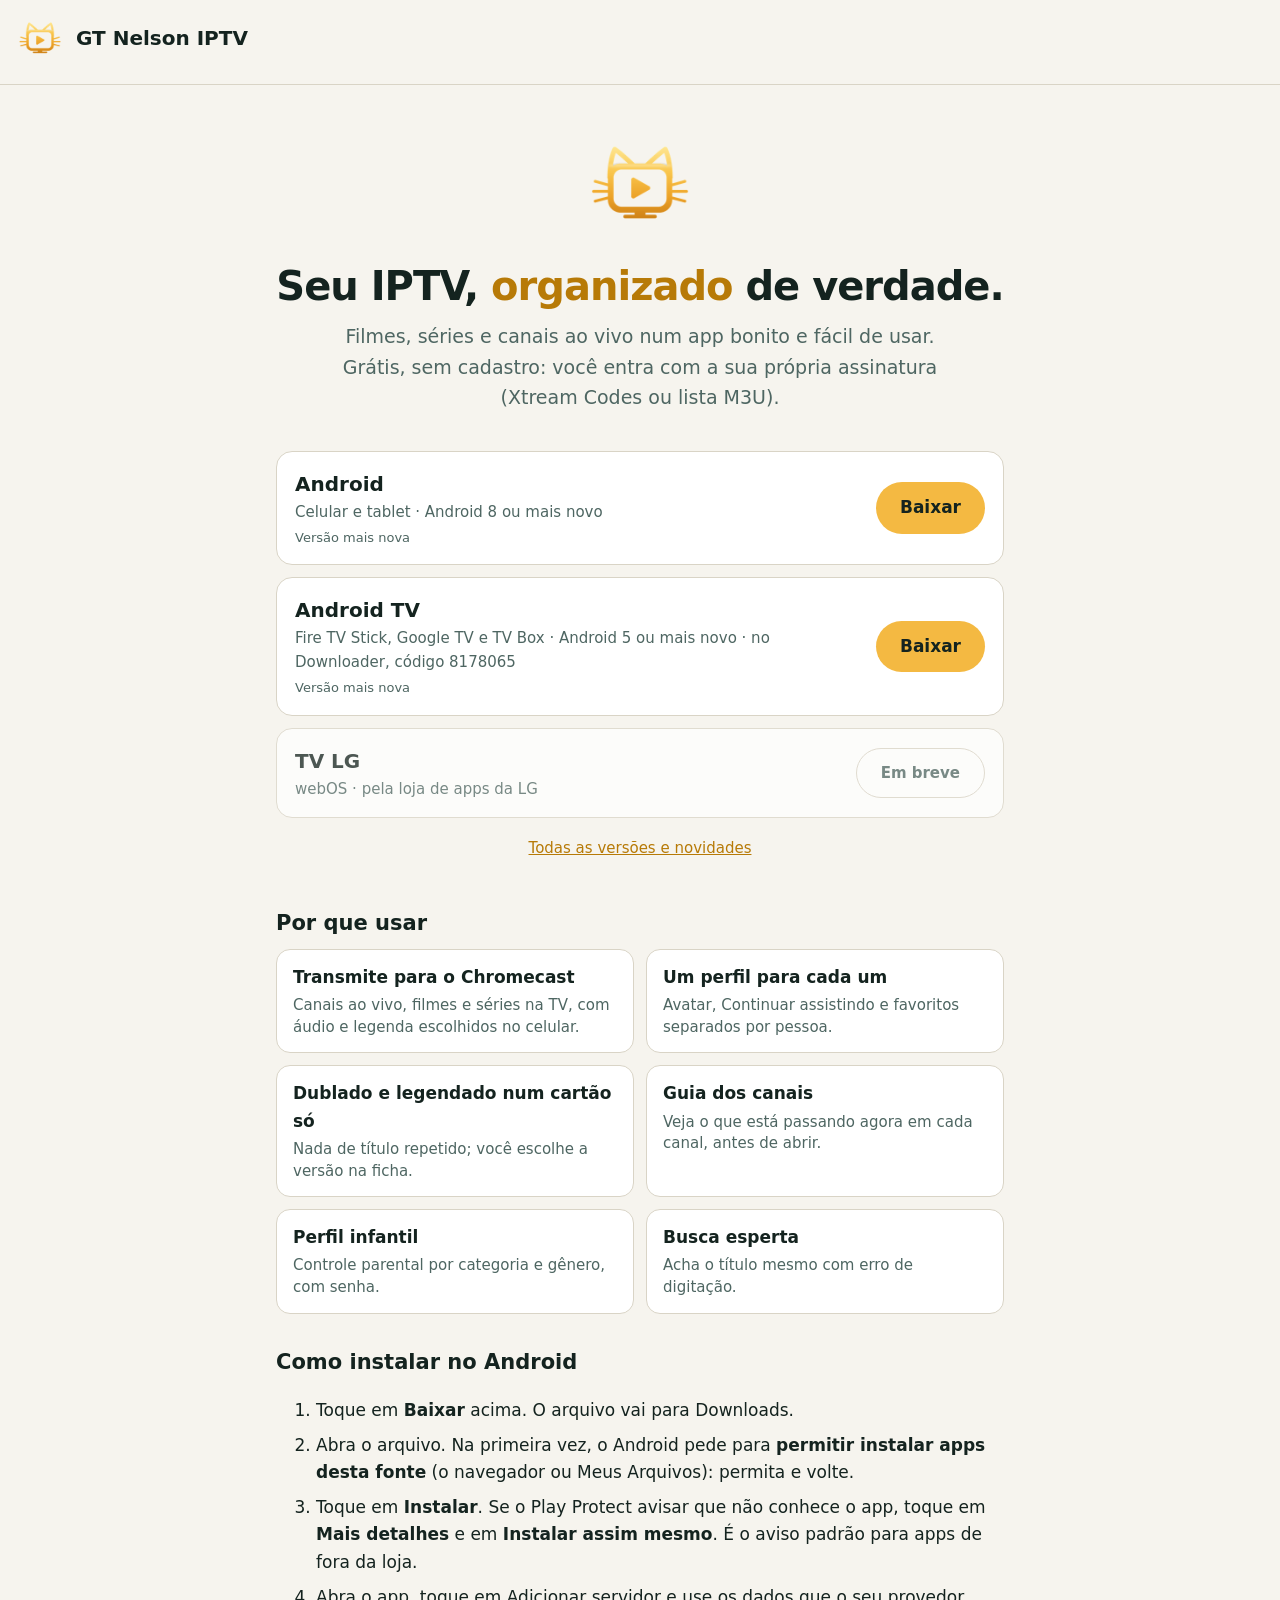
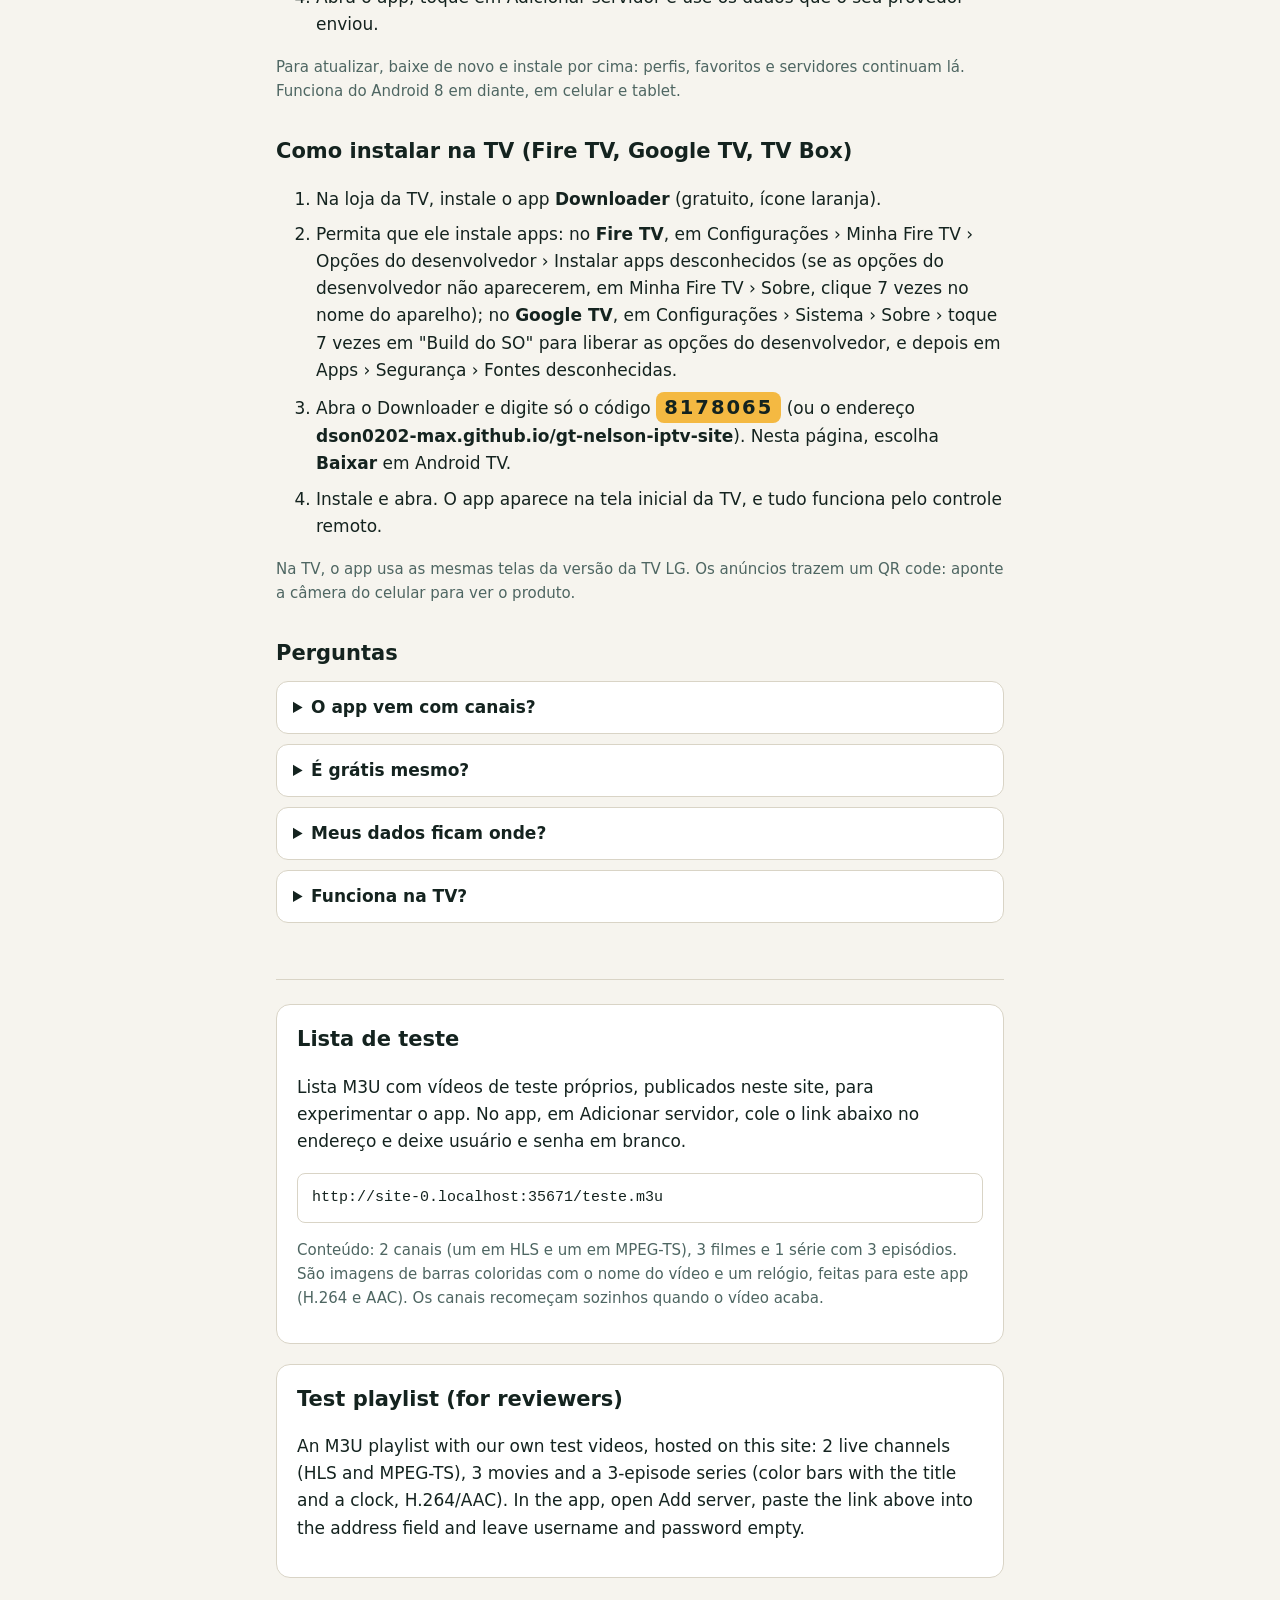
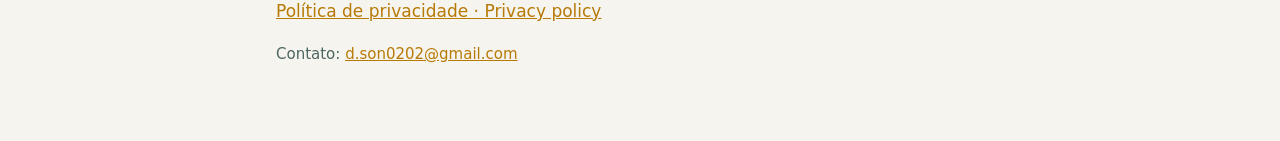
<file: index.html>
<!doctype html>
<html lang="pt-BR">
<head>
<meta charset="utf-8">
<meta name="viewport" content="width=device-width, initial-scale=1">
<title>GT Nelson IPTV · Baixar</title>
<meta name="description" content="Player de IPTV grátis para Android: filmes, séries e canais ao vivo organizados, com perfis e transmissão para o Chromecast. Use a sua própria assinatura.">
<!-- prévia do link no WhatsApp e redes -->
<meta property="og:title" content="GT Nelson IPTV">
<meta property="og:description" content="Seu IPTV organizado de verdade. Grátis, para Android. Transmite para o Chromecast.">
<meta property="og:image" content="https://dson0202-max.github.io/gt-nelson-iptv-site/divulgacao-1.png">
<meta property="og:url" content="https://dson0202-max.github.io/gt-nelson-iptv-site/">
<meta property="og:type" content="website">
<link rel="icon" href="logo.png">
<link rel="stylesheet" href="estilo.css?v=180c569d">
</head>
<body>
<header class="topo"><a href="./"><img src="logo.png" alt="" width="48" height="48"><span>GT Nelson IPTV</span></a></header>
<main>

<section class="hero">
  <img src="logo.png" alt="" width="112" height="112">
  <h1>Seu IPTV, <em>organizado</em> de verdade.</h1>
  <p class="lead">Filmes, séries e canais ao vivo num app bonito e fácil de usar. Grátis, sem cadastro: você entra com a sua própria assinatura (Xtream Codes ou lista M3U).</p>
</section>

<!-- Plataformas: a lista fica no script lá embaixo (PLATAFORMAS). Para lançar uma nova, basta mudar emBreve para false. -->
<section id="plataformas" class="plats"></section>

<h2>Por que usar</h2>
<div class="grade">
  <div class="item"><b>Transmite para o Chromecast</b><span>Canais ao vivo, filmes e séries na TV, com áudio e legenda escolhidos no celular.</span></div>
  <div class="item"><b>Um perfil para cada um</b><span>Avatar, Continuar assistindo e favoritos separados por pessoa.</span></div>
  <div class="item"><b>Dublado e legendado num cartão só</b><span>Nada de título repetido; você escolhe a versão na ficha.</span></div>
  <div class="item"><b>Guia dos canais</b><span>Veja o que está passando agora em cada canal, antes de abrir.</span></div>
  <div class="item"><b>Perfil infantil</b><span>Controle parental por categoria e gênero, com senha.</span></div>
  <div class="item"><b>Busca esperta</b><span>Acha o título mesmo com erro de digitação.</span></div>
</div>

<!-- anúncio de afiliado (produto neutro), da mesma lista do app; some sozinho se a lista não vier -->
<a id="anuncio" class="anuncio" hidden target="_blank" rel="sponsored noopener"></a>

<h2 id="instalar">Como instalar no Android</h2>
<ol class="passos">
  <li>Toque em <b>Baixar</b> acima. O arquivo vai para Downloads.</li>
  <li>Abra o arquivo. Na primeira vez, o Android pede para <b>permitir instalar apps desta fonte</b> (o navegador ou Meus Arquivos): permita e volte.</li>
  <li>Toque em <b>Instalar</b>. Se o Play Protect avisar que não conhece o app, toque em <b>Mais detalhes</b> e em <b>Instalar assim mesmo</b>. É o aviso padrão para apps de fora da loja.</li>
  <li>Abra o app, toque em Adicionar servidor e use os dados que o seu provedor enviou.</li>
</ol>
<p class="muted">Para atualizar, baixe de novo e instale por cima: perfis, favoritos e servidores continuam lá. Funciona do Android 8 em diante, em celular e tablet.</p>

<h2 id="instalar-tv">Como instalar na TV (Fire TV, Google TV, TV Box)</h2>
<ol class="passos">
  <li>Na loja da TV, instale o app <b>Downloader</b> (gratuito, ícone laranja).</li>
  <li>Permita que ele instale apps: no <b>Fire TV</b>, em Configurações › Minha Fire TV › Opções do desenvolvedor › Instalar apps desconhecidos (se as opções do desenvolvedor não aparecerem, em Minha Fire TV › Sobre, clique 7 vezes no nome do aparelho); no <b>Google TV</b>, em Configurações › Sistema › Sobre › toque 7 vezes em "Build do SO" para liberar as opções do desenvolvedor, e depois em Apps › Segurança › Fontes desconhecidas.</li>
  <li>Abra o Downloader e digite só o código <b class="codigo">8178065</b> (ou o endereço <b>dson0202-max.github.io/gt-nelson-iptv-site</b>). Nesta página, escolha <b>Baixar</b> em Android TV.</li>
  <li>Instale e abra. O app aparece na tela inicial da TV, e tudo funciona pelo controle remoto.</li>
</ol>
<p class="muted">Na TV, o app usa as mesmas telas da versão da TV LG. Os anúncios trazem um QR code: aponte a câmera do celular para ver o produto.</p>

<h2>Perguntas</h2>
<details><summary>O app vem com canais?</summary><p>Não. O GT Nelson IPTV é só o player: ele não fornece, hospeda nem vende canais, filmes ou séries. Ele toca o que você cadastrar, com a assinatura que você já tem.</p></details>
<details><summary>É grátis mesmo?</summary><p>Sim. No celular e na Android TV, o app mostra de vez em quando a sugestão de um produto da Shopee, na pausa e entre episódios, marcada como "Anúncio · link de afiliado". Perfis infantis não veem anúncios, e nada aparece no ao vivo nem transmitindo.</p></details>
<details><summary>Meus dados ficam onde?</summary><p>No seu aparelho. O app não cria conta e não envia usuário nem senha para ninguém além do seu próprio servidor. Veja a <a href="privacidade.html">política de privacidade</a>.</p></details>
<details><summary>Funciona na TV?</summary><p>Sim: na Android TV (Fire TV Stick, Google TV e TV Box) pelo app de TV, e em qualquer TV com Chromecast, transmitindo do celular. A versão para TV LG está em análise na loja da LG.</p></details>

<hr>

<div class="cartao">
<h2 style="margin-top:0">Lista de teste</h2>
<p>Lista M3U com vídeos de teste próprios, publicados neste site, para experimentar o app. No app, em Adicionar servidor, cole o link abaixo no endereço e deixe usuário e senha em branco.</p>
<span class="link" id="lista"></span>
<p class="muted">Conteúdo: 2 canais (um em HLS e um em MPEG-TS), 3 filmes e 1 série com 3 episódios. São imagens de barras coloridas com o nome do vídeo e um relógio, feitas para este app (H.264 e AAC). Os canais recomeçam sozinhos quando o vídeo acaba.</p>
</div>

<div class="cartao" lang="en">
<h2 style="margin-top:0">Test playlist (for reviewers)</h2>
<p>An M3U playlist with our own test videos, hosted on this site: 2 live channels (HLS and MPEG-TS), 3 movies and a 3-episode series (color bars with the title and a clock, H.264/AAC). In the app, open Add server, paste the link above into the address field and leave username and password empty.</p>
</div>

<p><a href="privacidade.html">Política de privacidade · Privacy policy</a></p>
<p class="muted">Contato: <a href="mailto:d.son0202@gmail.com">d.son0202@gmail.com</a></p>
</main>
<script>
  // mostra o endereço completo da lista a partir de onde a página está publicada
  document.getElementById('lista').textContent = new URL('teste.m3u', location.href).href;

  // Downloads: os arquivos ficam nos Releases deste repositório. Cada plataforma tem um prefixo de versão
  // (android-v1.1.3, androidtv-v1.0.0...), e a página mostra a versão mais nova de cada uma.
  // 25/11/2026: o Baixar não depende mais da API do GitHub (que pode falhar ou demorar, e aí o botão levava para a
  // página de versões do GitHub). Cada plataforma tem um Release fixo (android-atual, androidtv-atual, marcado como
  // pré-lançamento para o app e a página não o contarem como versão) com o APK mais novo sempre com o mesmo nome:
  // o link é sempre o mesmo e baixa direto. A API só completa a versão, a data e o tamanho.
  var REPO = 'dson0202-max/gt-nelson-iptv-site';
  var PLATAFORMAS = [
    { id: 'android', nome: 'Android', sub: 'Celular e tablet · Android 8 ou mais novo', prefixo: 'android-v', ext: '.apk', emBreve: false, fixo: 'gtnelson-iptv-android.apk' },
    { id: 'androidtv', nome: 'Android TV', sub: 'Fire TV Stick, Google TV e TV Box · Android 5 ou mais novo · no Downloader, código 8178065', prefixo: 'androidtv-v', ext: '.apk', emBreve: false, como: '#instalar-tv', fixo: 'gtnelson-iptv-androidtv.apk' },
    { id: 'lg', nome: 'TV LG', sub: 'webOS · pela loja de apps da LG', loja: '', emBreve: true }
  ];
  var TODAS = 'https://github.com/' + REPO + '/releases';

  function esc(t) { return String(t).replace(/[&<>"]/g, function (c) { return { '&': '&amp;', '<': '&lt;', '>': '&gt;', '"': '&quot;' }[c]; }); }
  function data(d) { try { return new Date(d).toLocaleDateString('pt-BR', { day: 'numeric', month: 'short', year: 'numeric' }); } catch (e) { return ''; } }
  function mb(b) { return (b / 1048576).toFixed(1).replace('.', ',') + ' MB'; }

  function desenha(rels) {
    var h = '';
    PLATAFORMAS.forEach(function (p) {
      var bt, info = '';
      if (p.emBreve) {
        bt = '<span class="bt off">Em breve</span>';
      } else if (p.loja) {
        bt = '<a class="bt" href="' + esc(p.loja) + '">Abrir na loja</a>';
      } else {
        var r = null, a = null;
        (rels || []).some(function (x) {
          if (x.draft || x.prerelease || x.tag_name.indexOf(p.prefixo) !== 0) return false;
          a = (x.assets || []).filter(function (y) { return y.name.slice(-p.ext.length) === p.ext; })[0];
          if (a) { r = x; return true; } return false;
        });
        var fixo = p.fixo ? 'https://github.com/' + REPO + '/releases/download/' + p.id + '-atual/' + p.fixo : '';
        if (r) {
          bt = '<a class="bt" href="' + esc(fixo || a.browser_download_url) + '">Baixar</a>';
          info = 'Versão ' + esc(r.tag_name.slice(p.prefixo.length)) + ' · ' + data(r.published_at) + ' · ' + mb(a.size);
        } else if (fixo && !rels) {
          // ainda sem a resposta da API (ou ela falhou): o link fixo baixa a versão mais nova do mesmo jeito
          bt = '<a class="bt" href="' + esc(fixo) + '">Baixar</a>';
          info = 'Versão mais nova';
        } else if (rels) {
          // a lista de versões veio e não tem esta plataforma ainda
          bt = '<span class="bt off">Em preparação</span>';
        } else {
          // sem acesso ao GitHub agora: leva para a lista de versões
          bt = '<a class="bt" href="' + TODAS + '">Baixar</a>';
          info = 'Escolha o arquivo .apk mais recente';
        }
        if (r && p.como) info += ' · <a href="' + p.como + '">como instalar</a>';
      }
      h += '<div class="plat' + (p.emBreve ? ' breve' : '') + '"><div><b>' + esc(p.nome) + '</b><span>' + esc(p.sub) + '</span>' +
        (info ? '<small>' + info + '</small>' : '') + '</div>' + bt + '</div>';
    });
    h += '<p class="muted outras"><a href="' + TODAS + '">Todas as versões e novidades</a></p>';
    document.getElementById('plataformas').innerHTML = h;
  }
  desenha(null);

  // Anúncio: um produto neutro sorteado da lista do servidor de anúncios (a mesma do app). Usa links.site
  // (sub-ID "site" no relatório da Shopee) e, enquanto o servidor não manda esse link, o da pausa.
  // Sem lista, lista de teste ou imagem quebrada: não mostra nada.
  var ADS = 'https://gtnelson-ads.gtnelson.workers.dev/v1/lista';
  function reais(v) { var c = Math.round(v * 100), i = String(Math.floor(c / 100)), d = String(c % 100); return 'R$ ' + i.replace(/\B(?=(\d{3})+(?!\d))/g, '.') + ',' + (d.length < 2 ? '0' + d : d); }
  function vendidos(n) { if (n >= 1e6) return String(Math.floor(n / 1e5) / 10).replace('.', ',') + ' mi+'; if (n >= 1000) return Math.floor(n / 1000) + ' mil+'; if (n >= 100) return Math.floor(n / 100) * 100 + '+'; return String(n); }
  function num(x) { return typeof x === 'number' && isFinite(x) ? x : null; }
  function linkDe(s) { var l = s.links && (s.links.site || s.links.pausa); return /^https:\/\/([a-z0-9-]+\.)*shopee\.com\.br\//.test(l || '') ? l : ''; }
  var y = new XMLHttpRequest();
  y.open('GET', ADS, true);
  y.onload = function () {
    try {
      if (y.status !== 200) return;
      var j = JSON.parse(y.responseText);
      if (j.teste) return;
      var ok = (j.slots || []).filter(function (s) { return s && s.publico === 'neutro' && s.nome && /^https:\/\//.test(s.imagem || '') && linkDe(s); });
      if (!ok.length) return;
      var s = ok[Math.floor(Math.random() * ok.length)], preco = num(s.preco), desc = num(s.desconto), vend = num(s.vendidos), nota = num(s.nota), pr = '', mt = [];
      if (preco != null && preco > 0) pr = '<span class="pr">a partir de <em>' + reais(preco) + '</em>' + (desc != null && desc >= 1 ? '<i>-' + Math.round(desc) + '%</i>' : '') + '</span>';
      if (nota != null && nota > 0) mt.push('★ ' + (Math.round(nota * 10) / 10).toFixed(1).replace('.', ','));
      if (vend != null && vend > 0) mt.push(vendidos(Math.floor(vend)) + ' vendidos');
      var a = document.getElementById('anuncio');
      a.href = linkDe(s);
      a.innerHTML = '<span class="im"><img alt="" width="116" height="116" src="' + esc(s.imagem) + '"></span><span class="tx"><small>Anúncio · link de afiliado</small><b>' + esc(s.nome) + '</b>' + pr +
        (mt.length ? '<span class="mt">' + esc(mt.join(' · ')) + '</span>' : '') + '<span class="ir">Ver na ' + esc(s.loja || 'Shopee') + ' ›</span></span>';
      var im = a.querySelector('img');
      im.onload = function () { a.hidden = false; };
      im.onerror = function () { a.hidden = true; };
    } catch (e) {}
  };
  y.send();
  var x = new XMLHttpRequest();
  x.open('GET', 'https://api.github.com/repos/' + REPO + '/releases?per_page=50', true);
  x.onload = function () { try { if (x.status === 200) desenha(JSON.parse(x.responseText)); } catch (e) {} };
  x.send();
</script>
</body>
</html>
</file>
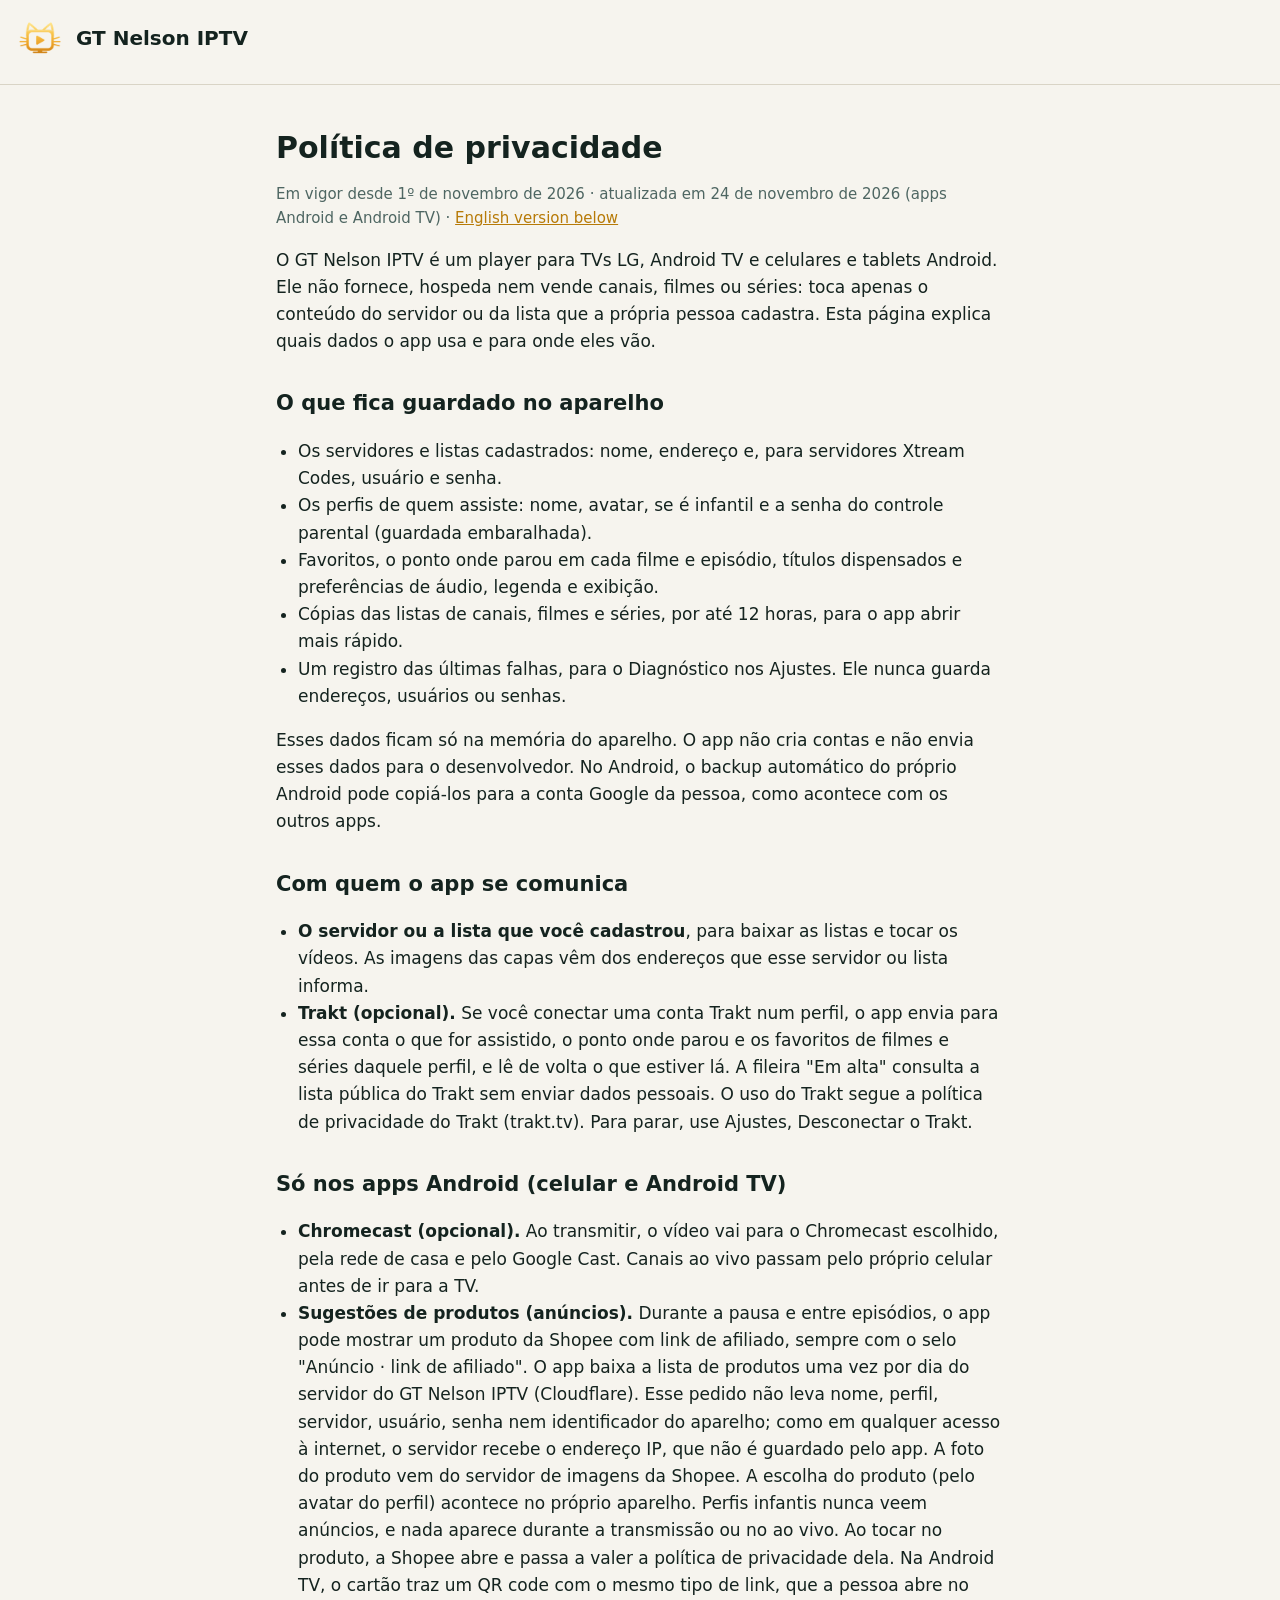
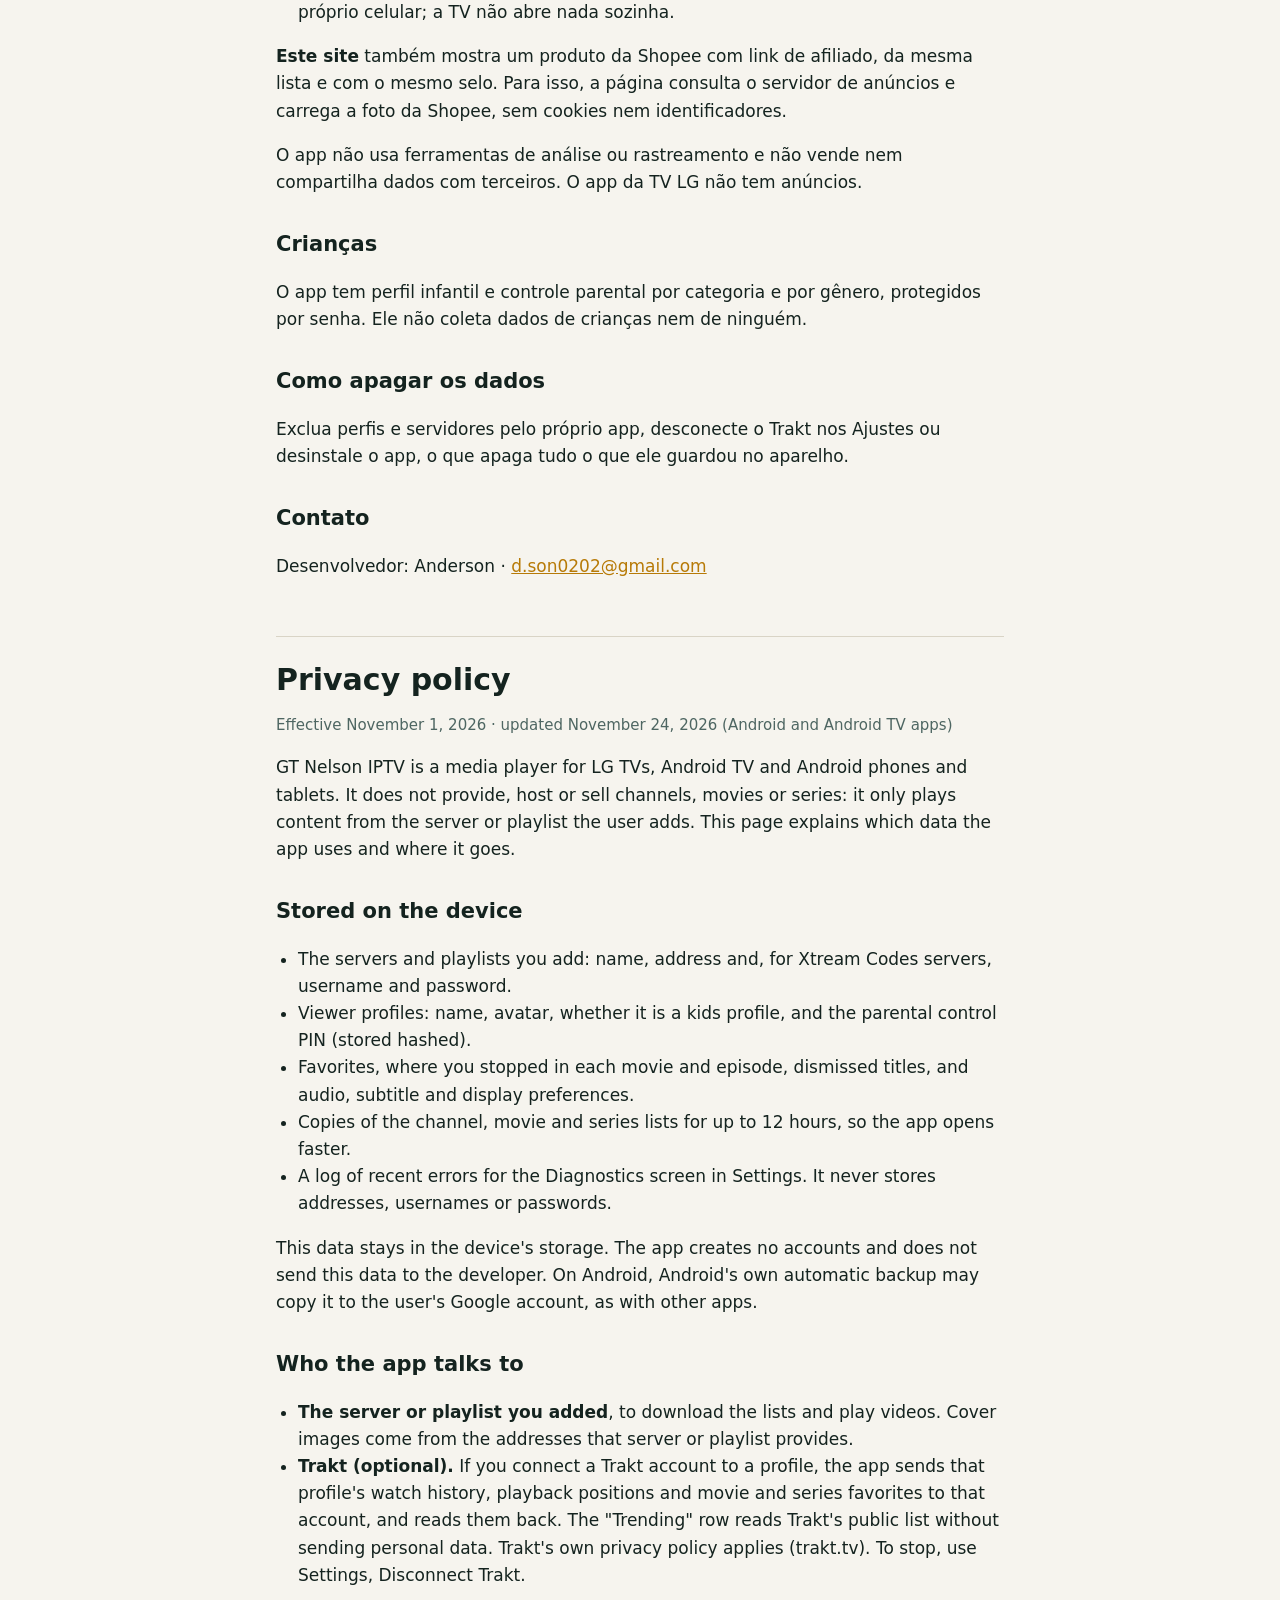
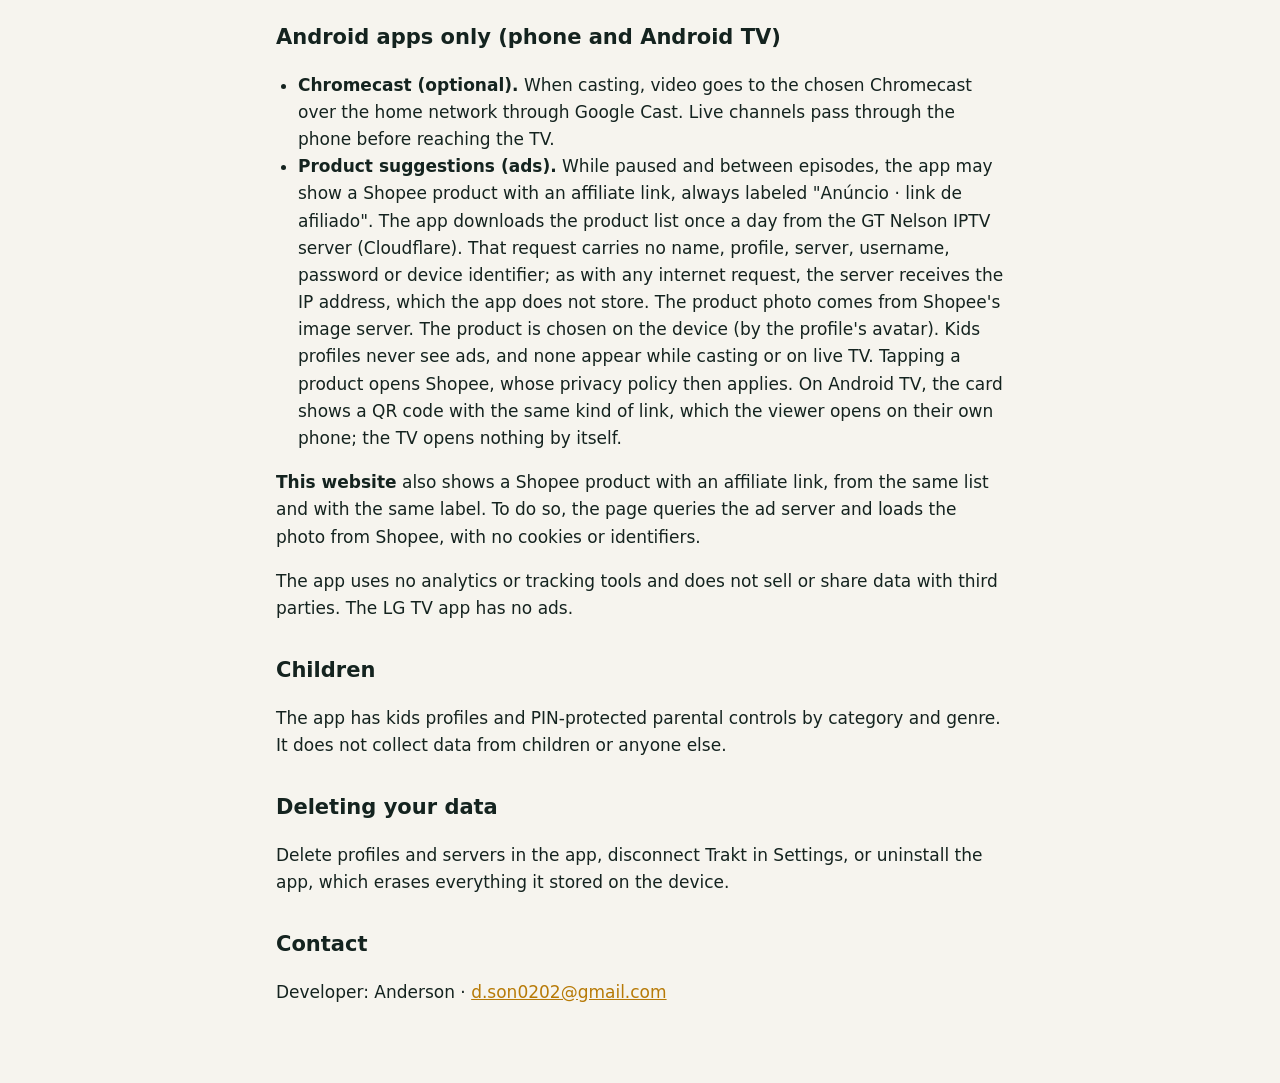
<file: privacidade.html>
<!doctype html>
<html lang="pt-BR">
<head>
<meta charset="utf-8">
<meta name="viewport" content="width=device-width, initial-scale=1">
<title>Política de privacidade · GT Nelson IPTV</title>
<link rel="stylesheet" href="estilo.css?v=180c569d">
</head>
<body>
<header class="topo"><a href="./"><img src="logo.png" alt="" width="48" height="48"><span>GT Nelson IPTV</span></a></header>
<main>
<h1>Política de privacidade</h1>
<p class="data">Em vigor desde 1º de novembro de 2026 · atualizada em 24 de novembro de 2026 (apps Android e Android TV) · <a href="#en">English version below</a></p>

<p>O GT Nelson IPTV é um player para TVs LG, Android TV e celulares e tablets Android. Ele não fornece, hospeda nem vende canais, filmes ou séries: toca apenas o conteúdo do servidor ou da lista que a própria pessoa cadastra. Esta página explica quais dados o app usa e para onde eles vão.</p>

<h2>O que fica guardado no aparelho</h2>
<ul>
<li>Os servidores e listas cadastrados: nome, endereço e, para servidores Xtream Codes, usuário e senha.</li>
<li>Os perfis de quem assiste: nome, avatar, se é infantil e a senha do controle parental (guardada embaralhada).</li>
<li>Favoritos, o ponto onde parou em cada filme e episódio, títulos dispensados e preferências de áudio, legenda e exibição.</li>
<li>Cópias das listas de canais, filmes e séries, por até 12 horas, para o app abrir mais rápido.</li>
<li>Um registro das últimas falhas, para o Diagnóstico nos Ajustes. Ele nunca guarda endereços, usuários ou senhas.</li>
</ul>
<p>Esses dados ficam só na memória do aparelho. O app não cria contas e não envia esses dados para o desenvolvedor. No Android, o backup automático do próprio Android pode copiá-los para a conta Google da pessoa, como acontece com os outros apps.</p>

<h2>Com quem o app se comunica</h2>
<ul>
<li><strong>O servidor ou a lista que você cadastrou</strong>, para baixar as listas e tocar os vídeos. As imagens das capas vêm dos endereços que esse servidor ou lista informa.</li>
<li><strong>Trakt (opcional).</strong> Se você conectar uma conta Trakt num perfil, o app envia para essa conta o que for assistido, o ponto onde parou e os favoritos de filmes e séries daquele perfil, e lê de volta o que estiver lá. A fileira "Em alta" consulta a lista pública do Trakt sem enviar dados pessoais. O uso do Trakt segue a política de privacidade do Trakt (trakt.tv). Para parar, use Ajustes, Desconectar o Trakt.</li>
</ul>
<h2>Só nos apps Android (celular e Android TV)</h2>
<ul>
<li><strong>Chromecast (opcional).</strong> Ao transmitir, o vídeo vai para o Chromecast escolhido, pela rede de casa e pelo Google Cast. Canais ao vivo passam pelo próprio celular antes de ir para a TV.</li>
<li><strong>Sugestões de produtos (anúncios).</strong> Durante a pausa e entre episódios, o app pode mostrar um produto da Shopee com link de afiliado, sempre com o selo "Anúncio · link de afiliado". O app baixa a lista de produtos uma vez por dia do servidor do GT Nelson IPTV (Cloudflare). Esse pedido não leva nome, perfil, servidor, usuário, senha nem identificador do aparelho; como em qualquer acesso à internet, o servidor recebe o endereço IP, que não é guardado pelo app. A foto do produto vem do servidor de imagens da Shopee. A escolha do produto (pelo avatar do perfil) acontece no próprio aparelho. Perfis infantis nunca veem anúncios, e nada aparece durante a transmissão ou no ao vivo. Ao tocar no produto, a Shopee abre e passa a valer a política de privacidade dela. Na Android TV, o cartão traz um QR code com o mesmo tipo de link, que a pessoa abre no próprio celular; a TV não abre nada sozinha.</li>
</ul>
<p><strong>Este site</strong> também mostra um produto da Shopee com link de afiliado, da mesma lista e com o mesmo selo. Para isso, a página consulta o servidor de anúncios e carrega a foto da Shopee, sem cookies nem identificadores.</p>
<p>O app não usa ferramentas de análise ou rastreamento e não vende nem compartilha dados com terceiros. O app da TV LG não tem anúncios.</p>

<h2>Crianças</h2>
<p>O app tem perfil infantil e controle parental por categoria e por gênero, protegidos por senha. Ele não coleta dados de crianças nem de ninguém.</p>

<h2>Como apagar os dados</h2>
<p>Exclua perfis e servidores pelo próprio app, desconecte o Trakt nos Ajustes ou desinstale o app, o que apaga tudo o que ele guardou no aparelho.</p>

<h2>Contato</h2>
<p>Desenvolvedor: Anderson · <a href="mailto:d.son0202@gmail.com">d.son0202@gmail.com</a></p>

<hr>

<h1 id="en">Privacy policy</h1>
<p class="data">Effective November 1, 2026 · updated November 24, 2026 (Android and Android TV apps)</p>

<p>GT Nelson IPTV is a media player for LG TVs, Android TV and Android phones and tablets. It does not provide, host or sell channels, movies or series: it only plays content from the server or playlist the user adds. This page explains which data the app uses and where it goes.</p>

<h2>Stored on the device</h2>
<ul>
<li>The servers and playlists you add: name, address and, for Xtream Codes servers, username and password.</li>
<li>Viewer profiles: name, avatar, whether it is a kids profile, and the parental control PIN (stored hashed).</li>
<li>Favorites, where you stopped in each movie and episode, dismissed titles, and audio, subtitle and display preferences.</li>
<li>Copies of the channel, movie and series lists for up to 12 hours, so the app opens faster.</li>
<li>A log of recent errors for the Diagnostics screen in Settings. It never stores addresses, usernames or passwords.</li>
</ul>
<p>This data stays in the device's storage. The app creates no accounts and does not send this data to the developer. On Android, Android's own automatic backup may copy it to the user's Google account, as with other apps.</p>

<h2>Who the app talks to</h2>
<ul>
<li><strong>The server or playlist you added</strong>, to download the lists and play videos. Cover images come from the addresses that server or playlist provides.</li>
<li><strong>Trakt (optional).</strong> If you connect a Trakt account to a profile, the app sends that profile's watch history, playback positions and movie and series favorites to that account, and reads them back. The "Trending" row reads Trakt's public list without sending personal data. Trakt's own privacy policy applies (trakt.tv). To stop, use Settings, Disconnect Trakt.</li>
</ul>
<h2>Android apps only (phone and Android TV)</h2>
<ul>
<li><strong>Chromecast (optional).</strong> When casting, video goes to the chosen Chromecast over the home network through Google Cast. Live channels pass through the phone before reaching the TV.</li>
<li><strong>Product suggestions (ads).</strong> While paused and between episodes, the app may show a Shopee product with an affiliate link, always labeled "Anúncio · link de afiliado". The app downloads the product list once a day from the GT Nelson IPTV server (Cloudflare). That request carries no name, profile, server, username, password or device identifier; as with any internet request, the server receives the IP address, which the app does not store. The product photo comes from Shopee's image server. The product is chosen on the device (by the profile's avatar). Kids profiles never see ads, and none appear while casting or on live TV. Tapping a product opens Shopee, whose privacy policy then applies. On Android TV, the card shows a QR code with the same kind of link, which the viewer opens on their own phone; the TV opens nothing by itself.</li>
</ul>
<p><strong>This website</strong> also shows a Shopee product with an affiliate link, from the same list and with the same label. To do so, the page queries the ad server and loads the photo from Shopee, with no cookies or identifiers.</p>
<p>The app uses no analytics or tracking tools and does not sell or share data with third parties. The LG TV app has no ads.</p>

<h2>Children</h2>
<p>The app has kids profiles and PIN-protected parental controls by category and genre. It does not collect data from children or anyone else.</p>

<h2>Deleting your data</h2>
<p>Delete profiles and servers in the app, disconnect Trakt in Settings, or uninstall the app, which erases everything it stored on the device.</p>

<h2>Contact</h2>
<p>Developer: Anderson · <a href="mailto:d.son0202@gmail.com">d.son0202@gmail.com</a></p>
</main>
</body>
</html>
</file>
<file: estilo.css>
:root { --bg: #0e1e24; --panel: #13282e; --text: #eaf2ef; --muted: #93aeab; --accent: #f4b942; --line: #25454d; }
@media (prefers-color-scheme: light) {
  :root { --bg: #f6f4ee; --panel: #ffffff; --text: #14231f; --muted: #4e6662; --accent: #b77a07; --line: #d9d4c6; }
}
* { box-sizing: border-box; }
img { max-width: 100%; }
body { margin: 0; background: var(--bg); color: var(--text); font: 17px/1.6 system-ui, -apple-system, "Segoe UI", Roboto, sans-serif; }
.topo { border-bottom: 1px solid var(--line); padding: 14px 16px; }
.topo a { display: inline-flex; align-items: center; color: var(--text); text-decoration: none; font-weight: 700; font-size: 20px; }
.topo img { margin-right: 12px; }
main { max-width: 760px; margin: 0 auto; padding: 24px 16px 60px; }
h1 { font-size: 30px; line-height: 1.25; margin: 20px 0 6px; }
h2 { font-size: 21px; margin: 32px 0 8px; }
p, li { color: var(--text); }
.data, .muted { color: var(--muted); font-size: 15px; }
a { color: var(--accent); }
hr { border: 0; border-top: 1px solid var(--line); margin: 56px 0 24px; }
code, .link { font-family: ui-monospace, Menlo, Consolas, monospace; font-size: 15px; background: var(--panel); border: 1px solid var(--line); border-radius: 8px; padding: 2px 6px; word-break: break-all; }
.link { display: block; padding: 12px 14px; margin: 10px 0; }
.cartao { background: var(--panel); border: 1px solid var(--line); border-radius: 14px; padding: 18px 20px; margin: 20px 0; }
ul { padding-left: 22px; }

/* página de download (index) */
.hero { text-align: center; padding: 18px 0 8px; }
.hero h1 { font-size: 40px; letter-spacing: -1px; margin: 14px 0 10px; }
.hero h1 em { font-style: normal; color: var(--accent); }
.lead { font-size: 19px; color: var(--muted); max-width: 600px; margin: 0 auto; }
.plats { margin: 30px 0 10px; display: grid; gap: 12px; }
.plat { display: flex; align-items: center; justify-content: space-between; gap: 16px; background: var(--panel); border: 1px solid var(--line); border-radius: 16px; padding: 16px 18px; }
.plat b { display: block; font-size: 20px; }
.plat span { display: block; color: var(--muted); font-size: 15px; }
.plat small { display: block; color: var(--muted); font-size: 13px; margin-top: 4px; }
.plat.breve { opacity: .75; }
.bt { flex: 0 0 auto; background: #f4b942; color: #14231f; font-weight: 700; text-decoration: none; border-radius: 999px; padding: 12px 24px; font-size: 17px; }
.bt.off { background: transparent; color: var(--muted); border: 1px solid var(--line); font-weight: 600; }
.outras { text-align: center; margin-top: 6px; }
.grade { display: grid; grid-template-columns: 1fr 1fr; gap: 12px; }
.item { background: var(--panel); border: 1px solid var(--line); border-radius: 14px; padding: 14px 16px; }
.item b { display: block; margin-bottom: 4px; }
.item span { color: var(--muted); font-size: 15px; line-height: 1.45; display: block; }
.passos li { margin: 8px 0; }
details { background: var(--panel); border: 1px solid var(--line); border-radius: 12px; padding: 12px 16px; margin: 10px 0; }
summary { cursor: pointer; font-weight: 600; }
details p { margin: 10px 0 2px; }
@media (max-width: 560px) {
  .hero h1 { font-size: 31px; }
  .grade { grid-template-columns: 1fr; }
  .plat { flex-direction: column; align-items: stretch; }
  .bt { text-align: center; }
}

/* anúncio de afiliado (mesmo cartão do app, em tamanho de página) */
.anuncio { display: flex; gap: 16px; align-items: center; margin: 26px 0 8px; padding: 14px; background: #13282e; color: #eaf2ef; border-radius: 18px; text-decoration: none; box-shadow: 0 8px 24px rgba(0,0,0,.18); }
.anuncio[hidden] { display: none; }
.anuncio .im { flex: 0 0 116px; height: 116px; border-radius: 14px; overflow: hidden; background: #fff; border: 4px solid #f4b942; box-shadow: 0 0 16px rgba(244,185,66,.45); }
.anuncio .im img { width: 100%; height: 100%; object-fit: cover; display: block; }
.anuncio .tx { min-width: 0; display: flex; flex-direction: column; gap: 3px; }
.anuncio small { color: #93aeab; font-size: 13px; }
.anuncio b { font-size: 16px; line-height: 1.3; display: -webkit-box; -webkit-line-clamp: 2; -webkit-box-orient: vertical; overflow: hidden; }
.anuncio .pr { font-size: 14px; color: #c9d6d3; white-space: nowrap; }
.anuncio .pr em { font-style: normal; font-weight: 700; font-size: 18px; color: #eaf2ef; }
.anuncio .pr i { display: inline-block; white-space: nowrap; font-style: normal; background: #f4b942; color: #14231f; font-weight: 700; font-size: 12px; border-radius: 6px; padding: 1px 6px; margin-left: 6px; }
.anuncio .mt { color: #93aeab; font-size: 13px; }
.anuncio .ir { align-self: flex-start; margin-top: 4px; background: #f4b942; color: #14231f; font-weight: 700; font-size: 14px; border-radius: 999px; padding: 6px 14px; }
.codigo { display: inline-block; font-size: 1.15em; letter-spacing: 2px; background: #f4b942; color: #14231f; border-radius: 8px; padding: 0 8px; }
</file>
